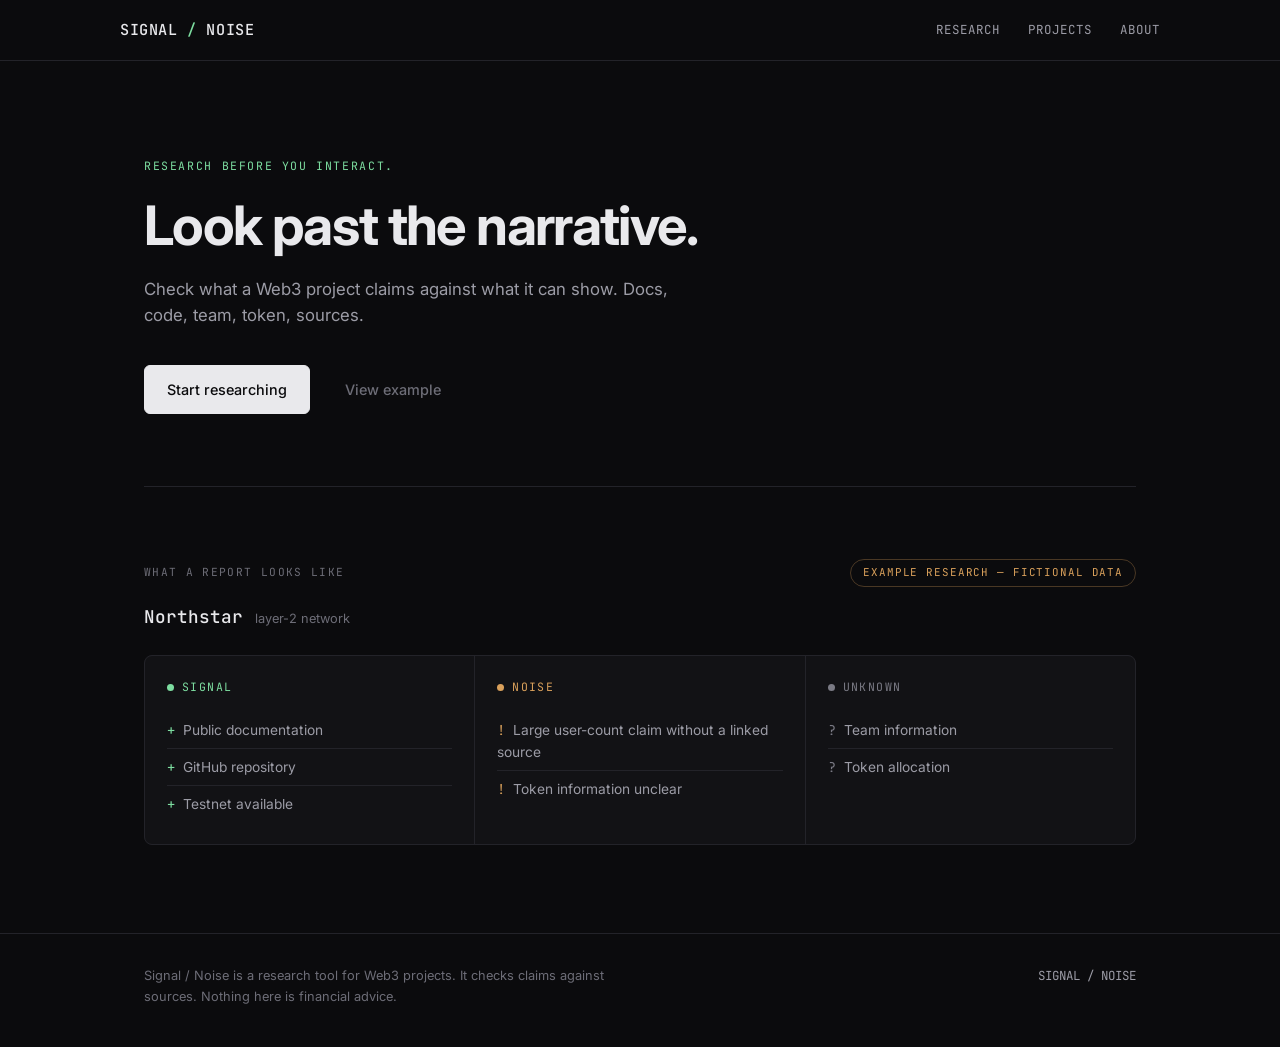
<file: index.html>
<!DOCTYPE html>
<html lang="en">
<head>
<meta charset="UTF-8">
<meta name="viewport" content="width=device-width, initial-scale=1.0">
<title>Signal / Noise — Research before you interact.</title>
<meta name="description" content="Check what a Web3 project claims against what it can show. Docs, code, team, token, sources.">
<link rel="preconnect" href="https://fonts.googleapis.com">
<link href="https://fonts.googleapis.com/css2?family=Inter:wght@400;500;600;700&family=JetBrains+Mono:wght@400;500&display=swap" rel="stylesheet">
<link rel="stylesheet" href="style.css">
</head>
<body>

<!-- ============ HEADER ============ -->
<header>
  <div class="container header-inner">
    <a href="index.html" class="logo">
      SIGNAL <span class="slash">/</span> NOISE
    </a>
    <nav>
      <a href="research.html">Research</a>
      <a href="projects.html">Projects</a>
      <a href="#about">About</a>
    </nav>
  </div>
</header>

<main class="container">

  <!-- ============ HERO ============ -->
  <section class="hero">
    <p class="kicker">Research before you interact.</p>
    <h1>Look past the narrative.</h1>
    <p class="subtitle">Check what a Web3 project claims against what it can show. Docs, code, team, token, sources.</p>
    <div class="btn-row">
      <a href="research.html" class="btn btn-primary">Start researching</a>
      <a href="#example" class="btn btn-ghost">View example</a>
    </div>
  </section>

  <!-- ============ EXAMPLE PREVIEW ============ -->
  <section class="example" id="example">
    <div class="example-header">
      <p class="panel-label" style="margin-bottom:0;">What a report looks like</p>
      <span class="example-badge">Example research — fictional data</span>
    </div>

    <div class="example-title">
      <h2>Northstar</h2>
      <span>layer-2 network</span>
    </div>

    <div class="findings-grid">

      <div class="finding-col">
        <p class="finding-label label-signal">
          <span class="dot dot-signal"></span> Signal
        </p>
        <ul>
          <li><span class="marker marker-signal">+</span>Public documentation</li>
          <li><span class="marker marker-signal">+</span>GitHub repository</li>
          <li><span class="marker marker-signal">+</span>Testnet available</li>
        </ul>
      </div>

      <div class="finding-col">
        <p class="finding-label label-noise">
          <span class="dot dot-noise"></span> Noise
        </p>
        <ul>
          <li><span class="marker marker-noise">!</span>Large user-count claim without a linked source</li>
          <li><span class="marker marker-noise">!</span>Token information unclear</li>
        </ul>
      </div>

      <div class="finding-col">
        <p class="finding-label label-unknown">
          <span class="dot dot-unknown"></span> Unknown
        </p>
        <ul>
          <li><span class="marker marker-unknown">?</span>Team information</li>
          <li><span class="marker marker-unknown">?</span>Token allocation</li>
        </ul>
      </div>

    </div>
  </section>

</main>

<!-- ============ FOOTER ============ -->
<footer id="about">
  <div class="container footer-inner">
    <p>Signal / Noise is a research tool for Web3 projects. It checks claims against sources. Nothing here is financial advice.</p>
    <span class="footer-logo">SIGNAL / NOISE</span>
  </div>
</footer>

</body>
</html>
</file>
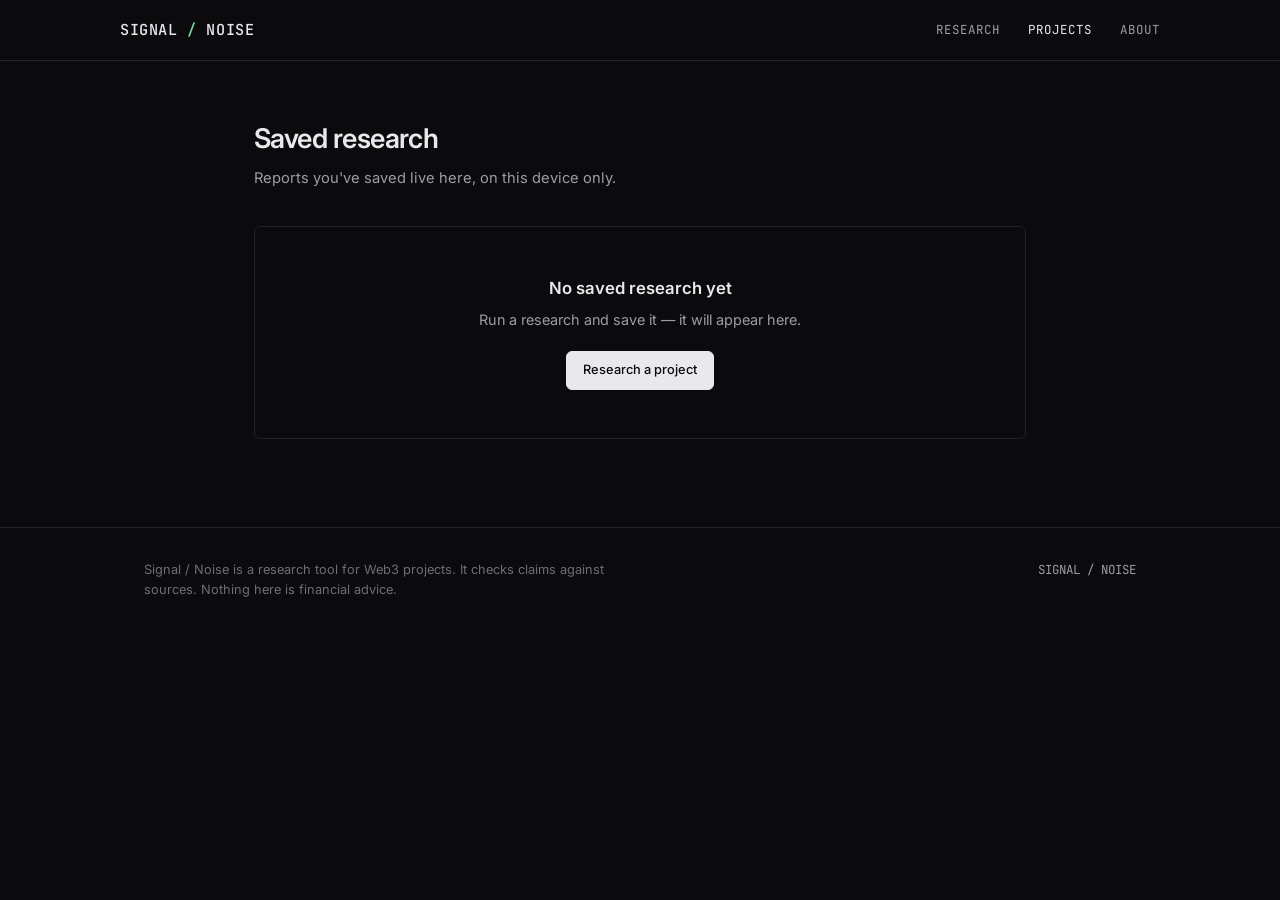
<file: projects.html>
<!DOCTYPE html>
<html lang="en">
<head>
<meta charset="UTF-8">
<meta name="viewport" content="width=device-width, initial-scale=1.0">
<title>Projects — Signal / Noise</title>
<meta name="description" content="Your saved Signal / Noise research.">
<link rel="preconnect" href="https://fonts.googleapis.com">
<link href="https://fonts.googleapis.com/css2?family=Inter:wght@400;500;600;700&family=JetBrains+Mono:wght@400;500&display=swap" rel="stylesheet">
<link rel="stylesheet" href="style.css">
</head>
<body>

<header>
  <div class="container header-inner">
    <a href="index.html" class="logo">
      SIGNAL <span class="slash">/</span> NOISE
    </a>
    <nav>
      <a href="research.html">Research</a>
      <a href="projects.html" class="active" aria-current="page">Projects</a>
      <a href="index.html#about">About</a>
    </nav>
  </div>
</header>

<main class="container-report">

  <div class="projects-head">
    <h1>Saved research</h1>
    <p class="projects-sub">Reports you've saved live here, on this device only.</p>
  </div>

  <div id="projects-root">
    <p class="report-loading">Loading&hellip;</p>
  </div>

</main>

<footer>
  <div class="container footer-inner">
    <p>Signal / Noise is a research tool for Web3 projects. It checks claims against sources. Nothing here is financial advice.</p>
    <span class="footer-logo">SIGNAL / NOISE</span>
  </div>
</footer>

<div class="confirm-overlay" id="confirmOverlay" hidden>
  <div class="confirm-dialog" role="alertdialog" aria-labelledby="confirmTitle" aria-describedby="confirmDesc">
    <h2 class="confirm-title" id="confirmTitle">Delete this research?</h2>
    <p class="confirm-desc" id="confirmDesc"></p>
    <div class="confirm-actions">
      <button type="button" class="btn btn-ghost btn-compact" id="confirmCancel">Cancel</button>
      <button type="button" class="btn btn-danger btn-compact" id="confirmDelete">Delete</button>
    </div>
  </div>
</div>

<script src="store.js"></script>
<script>
(function () {
  "use strict";

  var root = document.getElementById("projects-root");
  var overlay = document.getElementById("confirmOverlay");
  var confirmDesc = document.getElementById("confirmDesc");
  var confirmCancel = document.getElementById("confirmCancel");
  var confirmDelete = document.getElementById("confirmDelete");
  var pendingDeleteId = null;

  function esc(value) {
    return String(value == null ? "" : value)
      .replace(/&/g, "&amp;").replace(/</g, "&lt;").replace(/>/g, "&gt;")
      .replace(/"/g, "&quot;").replace(/'/g, "&#39;");
  }

  function formatDate(iso) {
    if (!iso) return "";
    var d = new Date(iso);
    if (isNaN(d.getTime())) return "";
    return d.toLocaleDateString("en-GB", { day: "2-digit", month: "short", year: "numeric" });
  }

  function countBucket(findings, bucket) {
    var n = 0;
    (findings || []).forEach(function (f) { if (f.bucket === bucket) n++; });
    return n;
  }

  function chip(bucket, label, n) {
    return '<span class="saved-chip">' +
      '<span class="dot dot-' + bucket + '" aria-hidden="true"></span>' +
      label + ' ' + String(n).padStart(2, "0") +
    '</span>';
  }

  function render() {
    var entries = window.SNStore ? SNStore.list() : [];

    if (!entries.length) {
      root.innerHTML =
        '<div class="empty-block">' +
          '<p class="empty-title">No saved research yet</p>' +
          '<p class="empty-desc">Run a research and save it — it will appear here.</p>' +
          '<a class="btn btn-primary btn-compact" href="research.html">Research a project</a>' +
        '</div>';
      return;
    }

    var html = '<ul class="saved-list">';
    entries.forEach(function (e) {
      var s = countBucket(e.findings, "signal");
      var n = countBucket(e.findings, "noise");
      var u = countBucket(e.findings, "unknown");
      html +=
        '<li class="saved-item">' +
          '<div class="saved-main">' +
            '<p class="saved-name">' + esc(e.project) + '</p>' +
            '<p class="saved-id">' + esc(e.url || e.id) + '</p>' +
            '<div class="saved-counts">' +
              chip("signal", "Signal", s) +
              chip("noise", "Noise", n) +
              chip("unknown", "Unknown", u) +
            '</div>' +
            '<p class="saved-date">Saved ' + esc(formatDate(e.savedAt) || "unknown") + '</p>' +
          '</div>' +
          '<div class="saved-actions">' +
            '<a class="btn btn-secondary btn-compact" href="report.html?id=' + encodeURIComponent(e.id) + '">Open</a>' +
            '<button type="button" class="btn btn-ghost btn-compact" data-delete="' + esc(e.id) + '" data-name="' + esc(e.project) + '">Delete</button>' +
          '</div>' +
        '</li>';
    });
    html += '</ul>';

    root.innerHTML = html;

    root.querySelectorAll("[data-delete]").forEach(function (btn) {
      btn.addEventListener("click", function () {
        pendingDeleteId = btn.getAttribute("data-delete");
        confirmDesc.textContent = btn.getAttribute("data-name") + " will be removed from this device. This cannot be undone.";
        overlay.hidden = false;
        confirmDelete.focus();
      });
    });
  }

  confirmCancel.addEventListener("click", function () {
    pendingDeleteId = null;
    overlay.hidden = true;
  });

  overlay.addEventListener("click", function (e) {
    if (e.target === overlay) {
      pendingDeleteId = null;
      overlay.hidden = true;
    }
  });

  confirmDelete.addEventListener("click", function () {
    if (pendingDeleteId && window.SNStore) {
      SNStore.remove(pendingDeleteId);
    }
    pendingDeleteId = null;
    overlay.hidden = true;
    render();
  });

  document.addEventListener("keydown", function (e) {
    if (e.key === "Escape" && !overlay.hidden) {
      pendingDeleteId = null;
      overlay.hidden = true;
    }
  });

  render();
})();
</script>

</body>
</html>
</file>
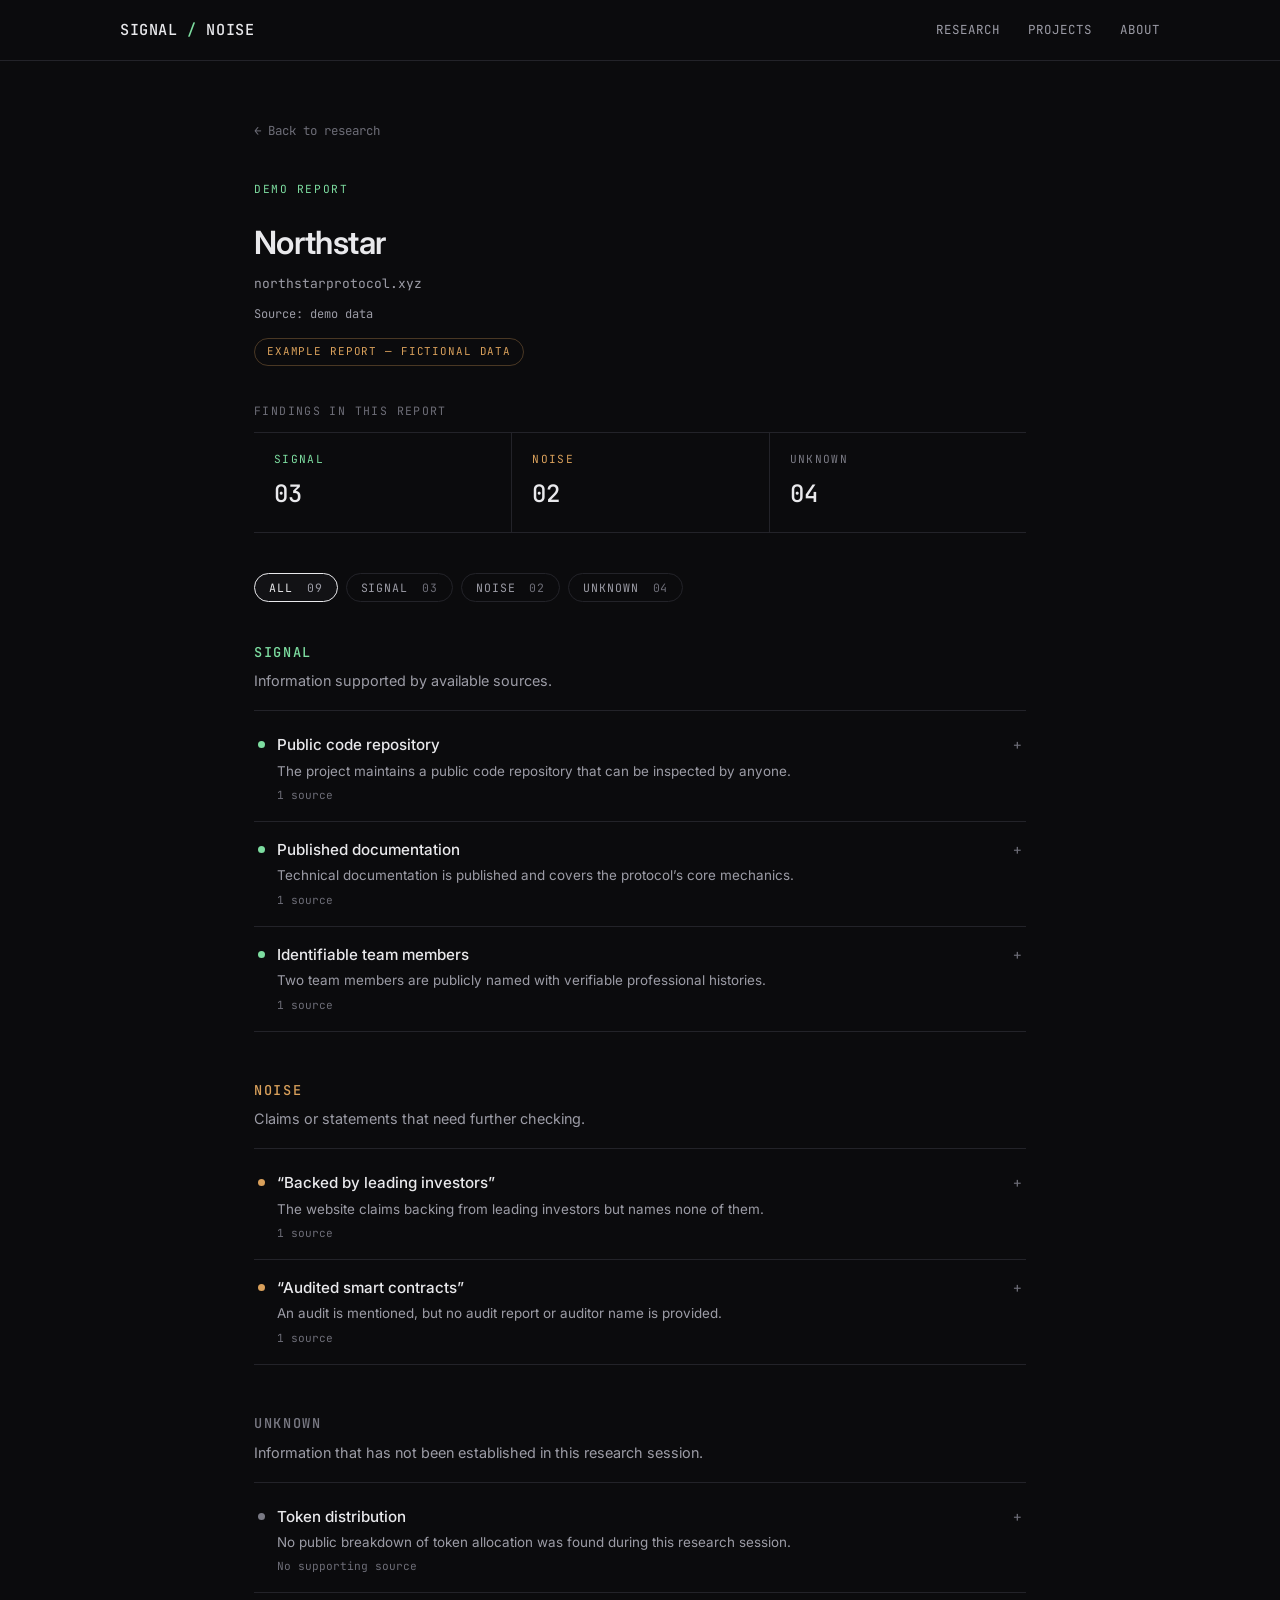
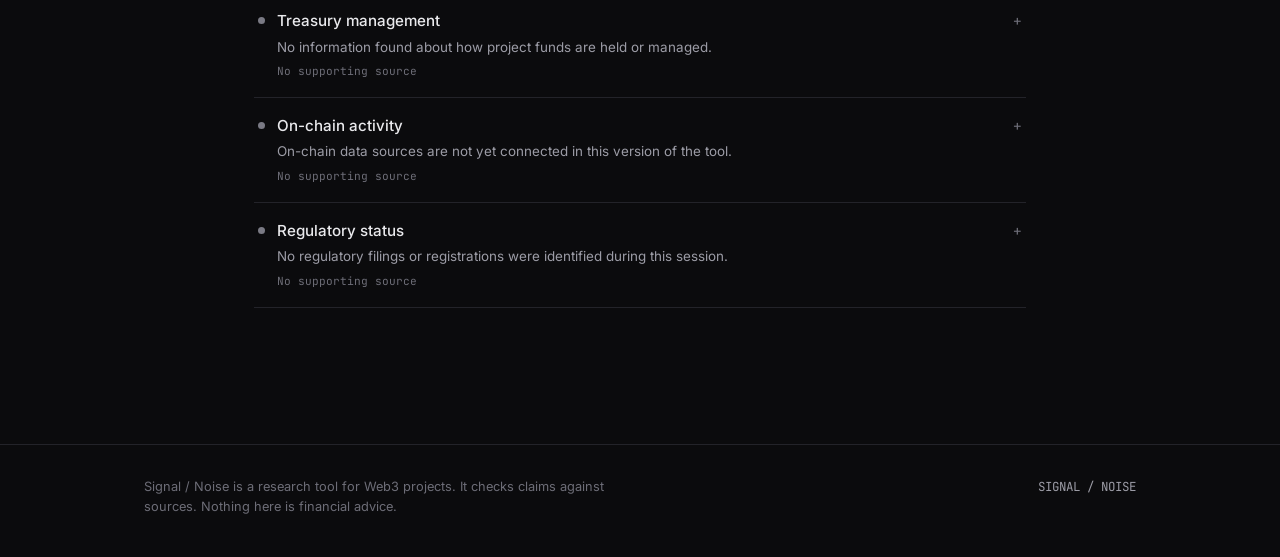
<file: report.html>
<!DOCTYPE html>
<html lang="en">
<head>
<meta charset="UTF-8">
<meta name="viewport" content="width=device-width, initial-scale=1.0">
<title>Report — Signal / Noise</title>
<meta name="description" content="A Signal / Noise research report — evidence-backed findings, clearly separated from unknowns.">
<link rel="preconnect" href="https://fonts.googleapis.com">
<link rel="preconnect" href="https://fonts.gstatic.com" crossorigin>
<link href="https://fonts.googleapis.com/css2?family=Inter:wght@400;500;600;700&family=JetBrains+Mono:wght@400;500&display=swap" rel="stylesheet">
<link rel="stylesheet" href="style.css">
</head>
<body>

<header>
  <div class="container header-inner">
    <a href="index.html" class="logo">
      SIGNAL <span class="slash">/</span> NOISE
    </a>
    <nav>
      <a href="research.html">Research</a>
      <a href="projects.html">Projects</a>
      <a href="index.html#about">About</a>
    </nav>
  </div>
</header>

<main class="container-report">

  <a class="back-link" href="research.html">&larr; Back to research</a>

  <div id="report-root">
    <p class="report-loading">Loading report&hellip;</p>
  </div>

</main>

<footer>
  <div class="container footer-inner">
    <p>Signal / Noise is a research tool for Web3 projects. It checks claims against sources. Nothing here is financial advice.</p>
    <span class="footer-logo">SIGNAL / NOISE</span>
  </div>
</footer>

<script src="store.js"></script>
<script src="web-sources.js"></script>
<!-- Stage 8: website claims renderer (renders from report data only — never calls the worker) -->
<script src="claims.js"></script>
<script>
(function () {
  "use strict";

  var root = document.getElementById("report-root");

  /* ------------------------------------------------ demo report */
  var DEMO = {
    project: "Northstar",
    url: "northstarprotocol.xyz",
    kind: "demo",
    checkedAt: null,
    findings: [
      { bucket: "signal", title: "Public code repository",
        body: "The project maintains a public code repository that can be inspected by anyone.",
        sources: [
          { name: "github.com/Jaycryp/signal-noise", label: "Project website", date: "24 Sep 2026",
            url: "https://github.com/Jaycryp/signal-noise",
            detail: "Linked directly from the project homepage. Contents are publicly viewable." }
        ] },
      { bucket: "signal", title: "Published documentation",
        body: "Technical documentation is published and covers the protocol\u2019s core mechanics.",
        sources: [
          { name: "docs.northstarprotocol.xyz", label: "Documentation", date: "24 Sep 2026", url: null,
            detail: "Documentation describes the protocol architecture and token mechanics." }
        ] },
      { bucket: "signal", title: "Identifiable team members",
        body: "Two team members are publicly named with verifiable professional histories.",
        sources: [
          { name: "northstarprotocol.xyz/team", label: "Project website", date: "24 Sep 2026", url: null,
            detail: "Names and roles listed. Professional profiles cross-checked." }
        ] },
      { bucket: "noise", title: "\u201CBacked by leading investors\u201D",
        body: "The website claims backing from leading investors but names none of them.",
        sources: [
          { name: "northstarprotocol.xyz", label: "Project website", date: "24 Sep 2026", url: null,
            detail: "Claim appears on the homepage. No investor names, announcements, or filings found." }
        ] },
      { bucket: "noise", title: "\u201CAudited smart contracts\u201D",
        body: "An audit is mentioned, but no audit report or auditor name is provided.",
        sources: [
          { name: "northstarprotocol.xyz", label: "Project website", date: "24 Sep 2026", url: null,
            detail: "Audit referenced in marketing copy. No report linked or found elsewhere." }
        ] },
      { bucket: "unknown", title: "Token distribution",
        body: "No public breakdown of token allocation was found during this research session.",
        sources: [] },
      { bucket: "unknown", title: "Treasury management",
        body: "No information found about how project funds are held or managed.",
        sources: [] },
      { bucket: "unknown", title: "On-chain activity",
        body: "On-chain data sources are not yet connected in this version of the tool.",
        sources: [] },
      { bucket: "unknown", title: "Regulatory status",
        body: "No regulatory filings or registrations were identified during this session.",
        sources: [] }
    ]
  };

  var BUCKETS = ["signal", "noise", "unknown"];
  var BUCKET_META = {
    signal:  { label: "Signal",  desc: "Information supported by available sources." },
    noise:   { label: "Noise",   desc: "Claims or statements that need further checking." },
    unknown: { label: "Unknown", desc: "Information that has not been established in this research session." }
  };
  var KIND_LABELS = { github: "Live research · GitHub", basic: "Research record", demo: "Demo report" };
  var activeFilter = "all";
  var currentReport = null;

  function esc(value) {
    return String(value == null ? "" : value)
      .replace(/&/g, "&amp;").replace(/</g, "&lt;").replace(/>/g, "&gt;")
      .replace(/"/g, "&quot;").replace(/'/g, "&#39;");
  }

  function normalizeShape(r) {
    return {
      kind: r.kind || "basic",
      project: (typeof r.project === "string")
        ? r.project
        : (r.project && (r.project.name || r.project.url)) || "Research report",
      url: r.url || "",
      sourceLabel: r.sourceLabel || null,
      checkedAt: r.checkedAt || r.savedAt || null,
      findings: Array.isArray(r.findings) ? r.findings : [],
      dossier: r.dossier || null,
      sources: r.sources || null,
      claims: r.claims || null,  /* Stage 8: pass claims through; null for demo + pre-Stage-8 saves */
      homepage: r.homepage || null,
      from: r.from || null
    };
  }

  function byBucket(bucket) {
    return currentReport.findings.filter(function (f) { return f.bucket === bucket; });
  }

  function counts() {
    var c = { signal: 0, noise: 0, unknown: 0 };
    currentReport.findings.forEach(function (f) {
      if (c[f.bucket] !== undefined) c[f.bucket]++;
    });
    return c;
  }

  function formatChecked(iso) {
    if (!iso) return "";
    var d = new Date(iso);
    if (isNaN(d.getTime())) return "";
    return d.toLocaleDateString("en-GB", { day: "2-digit", month: "short", year: "numeric" });
  }

  /* ------------------------------------------------ render */

  function render() {
    var c = counts();
    var kindLabel = KIND_LABELS[currentReport.kind] || "Research report";
    var checked = formatChecked(currentReport.checkedAt);
    var isDemo = currentReport.kind === "demo";
    var savedEntry = (!isDemo && window.SNStore) ? SNStore.findByUrl(currentReport.url) : null;
    var from = currentReport.from;
    var sessionNote = "";

    if (from === "saved") {
      sessionNote = '<p class="report-notice">Opened from your saved research. Last checked ' + esc(checked || "unknown") + ".</p>";
    } else if (from === "fallback-demo") {
      sessionNote = '<p class="report-notice">That research session expired after a refresh, so the demo report is shown. Run a new research to generate a live one.</p>';
    } else if (from === "session") {
      sessionNote = '<p class="report-notice">Session started for: <span class="report-notice-url">' + esc(currentReport.url) + "</span></p>";
    }

    var dossier = currentReport.dossier || null;
    var d = dossier || {};
    var sourceLine = currentReport.sourceLabel ||
      (isDemo ? "Source: demo data" : (currentReport.kind === "github" ? "Source: GitHub" : "Source: user-submitted URL"));

    var html =
      sessionNote +
      '<div class="report-head">' +
        '<div class="report-head-main">' +
          '<p class="report-eyebrow">' + esc(kindLabel) + '</p>' +
          '<h1 class="report-title">' + esc(currentReport.project) + '</h1>' +
          '<p class="report-url">' + esc(currentReport.url) + '</p>' +
          (d.description ? '<p class="report-desc">' + esc(d.description) + '</p>' : '') +
          '<p class="report-source-line">' + esc(sourceLine) + (checked ? " · Checked " + esc(checked) : "") + '</p>' +
          (isDemo ? '<span class="demo-badge">Example report — fictional data</span>' : '') +
        '</div>' +
        (!isDemo ?
          '<div class="report-head-actions">' +
            '<button type="button" class="btn-save" id="btn-save" data-saved="' + (savedEntry ? "true" : "false") + '">' +
              (savedEntry ? "Saved ✓" : "Save research") +
            '</button>' +
            (savedEntry ? '<p class="save-note">Saved ' + esc(formatChecked(savedEntry.savedAt) || "") + '</p>' : '') +
          '</div>'
        : '') +
      '</div>' +
      (d.rows ? renderDossier(d) : '') +
      renderReadme(d) +
      renderSummary(c) +
      renderFilters(c) +
      '<div id="findings-root">' + renderFindings() + '</div>';

    root.innerHTML = html;

    /* Stage 8: append the website claims section.
       Renders from report.claims (live session or saved) — no worker request
       is ever made from the report page. Returns null for demo + pre-Stage-8
       saves, which then render exactly as they always have. */
    if (window.SNClaims && SNClaims.renderClaimsSection) {
      var claimsSec = SNClaims.renderClaimsSection(currentReport);
      if (claimsSec) root.appendChild(claimsSec);
    }

    /* Stage 7: append the multi-source evidence section.
       Returns null for demo + pre-Stage-7 saves, which then
       render exactly as they always have. */
    if (window.SNWebSources && SNWebSources.renderSourcesSection) {
      var srcSec = SNWebSources.renderSourcesSection(currentReport);
      if (srcSec) root.appendChild(srcSec);
    }

    bindFindingEvents();

    document.querySelectorAll(".filter-btn").forEach(function (btn) {
      btn.addEventListener("click", function () {
        activeFilter = btn.getAttribute("data-filter");
        document.querySelectorAll(".filter-btn").forEach(function (b) {
          var on = b === btn;
          b.classList.toggle("is-active", on);
          b.setAttribute("aria-pressed", on ? "true" : "false");
        });
        document.getElementById("findings-root").innerHTML = renderFindings();
        bindFindingEvents();
      });
    });

    var saveBtn = document.getElementById("btn-save");
    if (saveBtn) {
      saveBtn.addEventListener("click", function () {
        if (saveBtn.getAttribute("data-saved") === "true") return;
        if (!window.SNStore) return;
        var entry = SNStore.save(currentReport);
        if (!entry) return;
        saveBtn.setAttribute("data-saved", "true");
        saveBtn.textContent = "Saved ✓";
        var note = saveBtn.parentNode.querySelector(".save-note");
        if (!note) {
          note = document.createElement("p");
          note.className = "save-note";
          saveBtn.parentNode.appendChild(note);
        }
        note.textContent = "Saved " + formatChecked(new Date().toISOString());
      });
    }
  }

  function renderDossier(d) {
    var rows = d.rows.map(function (pair) {
      return '<div class="dossier-row">' +
        '<dt class="dossier-key">' + esc(pair[0]) + '</dt>' +
        '<dd class="dossier-val">' + esc(pair[1]) + '</dd>' +
      '</div>';
    }).join("");
    return '<section class="dossier" aria-label="Repository metadata">' +
      '<h2 class="dossier-title">Repository</h2>' +
      '<dl class="dossier-grid">' + rows + '</dl>' +
    '</section>';
  }

  function renderReadme(d) {
    if (!("readme" in d)) return "";
    var inner;
    if (d.readme && d.readme.excerpt) {
      inner = '<pre class="readme-excerpt">' + esc(d.readme.excerpt) + '</pre>' +
        '<a class="source-link" href="' + esc(d.readme.url) + '" target="_blank" rel="noopener noreferrer">Read full README on GitHub ↗</a>';
    } else {
      inner = '<p class="readme-missing">No README reported by GitHub for this repository.</p>';
    }
    return '<section class="readme-block" aria-label="README">' +
      '<h2 class="dossier-title">README</h2>' + inner +
    '</section>';
  }

  function bindFindingEvents() {
    document.querySelectorAll(".finding-head").forEach(function (head) {
      head.addEventListener("click", function () { toggleFinding(head); });
      head.addEventListener("keydown", function (e) {
        if (e.key === "Enter" || e.key === " ") { e.preventDefault(); toggleFinding(head); }
      });
    });
  }

  function renderSummary(c) {
    return (
      '<section class="report-summary" aria-label="Findings summary">' +
        '<p class="summary-title">Findings in this report</p>' +
        '<div class="summary-grid">' +
          summaryCell("signal", c.signal) +
          summaryCell("noise", c.noise) +
          summaryCell("unknown", c.unknown) +
        '</div>' +
      '</section>'
    );
  }

  function summaryCell(bucket, n) {
    return (
      '<div class="summary-cell summary-' + bucket + '">' +
        '<span class="summary-label">' + BUCKET_META[bucket].label + '</span>' +
        '<span class="summary-count">' + String(n).padStart(2, "0") + '</span>' +
      '</div>'
    );
  }

  function renderFilters(c) {
    var total = c.signal + c.noise + c.unknown;
    return (
      '<div class="report-filters" role="group" aria-label="Filter findings">' +
        filterBtn("all", "All", total) +
        filterBtn("signal", "Signal", c.signal) +
        filterBtn("noise", "Noise", c.noise) +
        filterBtn("unknown", "Unknown", c.unknown) +
      '</div>'
    );
  }

  function filterBtn(key, label, n) {
    var active = activeFilter === key ? " is-active" : "";
    return (
      '<button type="button" class="filter-btn' + active + '" data-filter="' + key + '" aria-pressed="' + (activeFilter === key) + '">' +
        label + ' <span class="filter-count">' + String(n).padStart(2, "0") + '</span>' +
      '</button>'
    );
  }

  function renderFindings() {
    var html = "";
    BUCKETS.forEach(function (bucket) {
      if (activeFilter !== "all" && activeFilter !== bucket) return;
      var items = byBucket(bucket);
      html +=
        '<section class="bucket bucket-' + bucket + '">' +
          '<header class="bucket-head">' +
            '<h2 class="bucket-title">' + BUCKET_META[bucket].label + '</h2>' +
            '<p class="bucket-desc">' + BUCKET_META[bucket].desc + '</p>' +
          '</header>' +
          (items.length ? items.map(function (f, i) { return findingCard(f, i, bucket); }).join("") : emptyState(bucket)) +
        '</section>';
    });
    return html;
  }

  function emptyState(bucket) {
    var msg = {
      signal: "No verified findings were established from the current sources.",
      noise: "No unsupported claims identified from the current sources.",
      unknown: "Nothing is currently marked as unknown."
    }[bucket];
    return '<p class="bucket-empty">' + msg + '</p>';
  }

  function findingCard(f, i, bucket) {
    var bodyId = "f-" + bucket + "-" + i;
    var hasSources = f.sources && f.sources.length > 0;
    return (
      '<article class="finding" data-expanded="false">' +
        '<button type="button" class="finding-head" aria-expanded="false" aria-controls="' + bodyId + '">' +
          '<span class="finding-marker" aria-hidden="true"></span>' +
          '<span class="finding-text">' +
            '<span class="finding-title">' + esc(f.title) + '</span>' +
            '<span class="finding-body">' + esc(f.body) + '</span>' +
            '<span class="finding-source-count">' +
              (hasSources ? f.sources.length + (f.sources.length === 1 ? " source" : " sources") : "No supporting source") +
            '</span>' +
          '</span>' +
          '<span class="finding-toggle" aria-hidden="true">+</span>' +
        '</button>' +
        '<div class="finding-detail" id="' + bodyId + '" hidden>' +
          (hasSources ? sourcesBlock(f.sources) : '<p class="no-source">No supporting source is attached to this finding.</p>') +
        '</div>' +
      '</article>'
    );
  }

  function sourcesBlock(sources) {
    return (
      '<div class="sources">' +
        '<p class="sources-title">Sources</p>' +
        sources.map(function (s) {
          return (
            '<div class="source">' +
              '<p class="source-line">' +
                '<span class="source-name">' + esc(s.name) + '</span>' +
                '<span class="source-meta"> · ' + esc(s.label || "") + (s.date || s.checked ? " · " + esc(formatChecked(s.checked) || s.date || "") : "") + '</span>' +
              '</p>' +
              (s.detail ? '<p class="source-detail">' + esc(s.detail) + '</p>' : '') +
              (s.url
                ? '<a class="source-link" href="' + esc(s.url) + '" target="_blank" rel="noopener noreferrer">Open source ↗</a>'
                : '<p class="source-nolink">Demo source — no link available</p>') +
            '</div>'
          );
        }).join("") +
      '</div>'
    );
  }

  function toggleFinding(head) {
    var card = head.closest(".finding");
    var detail = card.querySelector(".finding-detail");
    var tog = head.querySelector(".finding-toggle");
    var expanded = card.getAttribute("data-expanded") === "true";
    card.setAttribute("data-expanded", String(!expanded));
    head.setAttribute("aria-expanded", String(!expanded));
    detail.hidden = expanded;
    if (tog) tog.textContent = expanded ? "+" : "−";
  }

  function renderError(message) {
    root.innerHTML =
      '<p class="report-notice report-notice-error">&gt; ' + esc(message) + '</p>' +
      '<a class="btn btn-ghost report-error-back" href="research.html">&larr; Back to research</a>';
  }

  /* ------------------------------------------------ init */

  function init() {
    var report = null;
    var from = null;

    var errorMessage = null;
    try { errorMessage = sessionStorage.getItem("sn.error"); } catch (e) {}
    try { sessionStorage.removeItem("sn.error"); } catch (e) {}
    if (errorMessage) { renderError(errorMessage); return; }

    /* 1. Live handoff from the research page. */
    try {
      var pending = JSON.parse(sessionStorage.getItem("sn.pending") || "null");
      sessionStorage.removeItem("sn.pending");
      if (pending && pending.report && Array.isArray(pending.report.findings)) {
        report = pending.report;
        from = "session";
      }
    } catch (e) {}

    /* 2. Legacy handoff key. */
    if (!report) {
      try {
        var legacy = JSON.parse(sessionStorage.getItem("sn.currentReport") || "null");
        sessionStorage.removeItem("sn.currentReport");
        if (legacy && Array.isArray(legacy.findings)) {
          report = legacy;
          from = "session";
        }
      } catch (e) {}
    }

    /* 3. Saved report via ?id= */
    if (!report) {
      var id = null;
      try { id = new URLSearchParams(window.location.search).get("id"); } catch (e) {}
      if (id && window.SNStore) {
        var saved = SNStore.get(id);
        if (saved) { report = saved; from = "saved"; }
      }
    }

    if (report) {
      currentReport = normalizeShape(report);
      currentReport.from = from;
    } else {
      currentReport = normalizeShape(DEMO);
      currentReport.kind = "demo";
      currentReport.from = "demo";
    }

    document.title = currentReport.project + " — Signal / Noise";
    render();
  }

  init();
})();
</script>

</body>
</html>
</file>
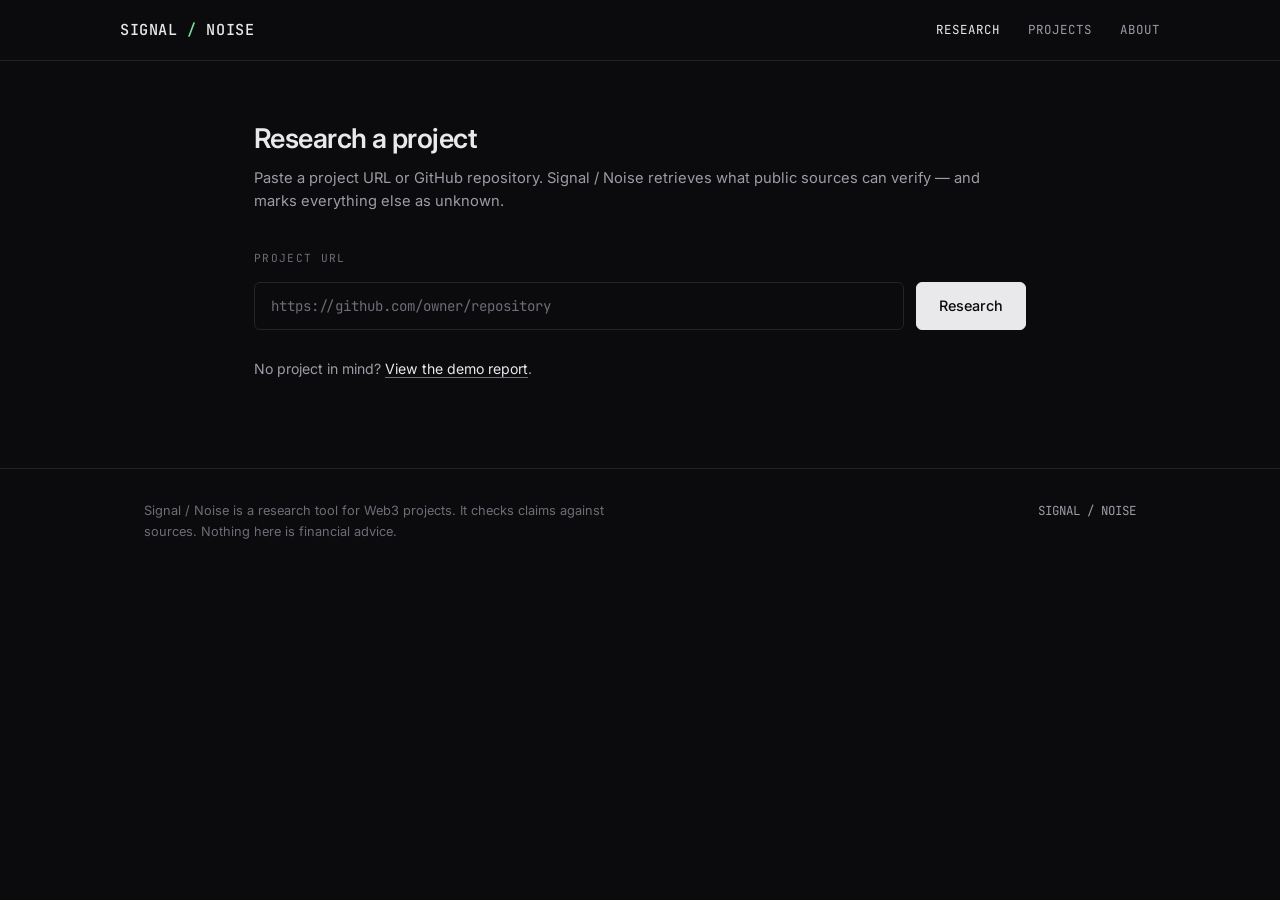
<file: research.html>
<!DOCTYPE html>
<html lang="en">
<head>
<meta charset="UTF-8">
<meta name="viewport" content="width=device-width, initial-scale=1.0">
<title>Research — Signal / Noise</title>
<meta name="description" content="Research a Web3 project with Signal / Noise.">
<link rel="preconnect" href="https://fonts.googleapis.com">
<link href="https://fonts.googleapis.com/css2?family=Inter:wght@400;500;600;700&family=JetBrains+Mono:wght@400;500&display=swap" rel="stylesheet">
<link rel="stylesheet" href="style.css">
</head>
<body>

<header>
  <div class="container header-inner">
    <a href="index.html" class="logo">
      SIGNAL <span class="slash">/</span> NOISE
    </a>
    <nav>
      <a href="research.html" class="active" aria-current="page">Research</a>
      <a href="projects.html">Projects</a>
      <a href="index.html#about">About</a>
    </nav>
  </div>
</header>

<main class="container-report">

  <div class="projects-head">
    <h1>Research a project</h1>
    <p class="projects-sub">Paste a project URL or GitHub repository. Signal / Noise retrieves what public sources can verify — and marks everything else as unknown.</p>
  </div>

  <form id="researchForm" novalidate>
    <label class="panel-label" for="researchInput">Project URL</label>
    <div class="input-row">
      <input
        id="researchInput"
        class="research-input"
        type="text"
        inputmode="url"
        autocomplete="off"
        spellcheck="false"
        placeholder="https://github.com/owner/repository"
      />
      <button type="submit" class="btn btn-primary">Research</button>
    </div>
    <p class="field-message" id="inputHint" hidden></p>
    <p class="field-message error" id="inputError" hidden></p>
  </form>

  <ul id="loadSources" class="load-sources" aria-live="polite"></ul>

  <p class="demo-link-line">
    No project in mind? <a href="report.html">View the demo report</a>.
  </p>

</main>

<footer>
  <div class="container footer-inner">
    <p>Signal / Noise is a research tool for Web3 projects. It checks claims against sources. Nothing here is financial advice.</p>
    <span class="footer-logo">SIGNAL / NOISE</span>
  </div>
</footer>

<script src="sources.js"></script>
<script src="web-sources.js"></script>
<script>
  (function () {
    'use strict';

    var form  = document.getElementById('researchForm');
    var input = document.getElementById('researchInput');
    var hint  = document.getElementById('inputHint');
    var error = document.getElementById('inputError');
    var btn   = form.querySelector('button');
    var loadSources = document.getElementById('loadSources');

    function detectType(v) {
      if (!v) return 'empty';
      var lower = v.toLowerCase().trim();
      if (lower.indexOf('github.com/') !== -1) {
        var after = lower.split('github.com/')[1] || '';
        var parts = after.split('/').filter(Boolean);
        return parts.length >= 2 ? 'github_repo' : 'github_page';
      }
      if (/^https?:\/\//.test(lower)) return 'website';
      if (lower.indexOf(' ') !== -1) return 'invalid';
      if (/^[a-z0-9-]+(\.[a-z0-9-]+)+/.test(lower)) return 'website';
      return 'invalid';
    }

    input.addEventListener('input', function () {
      error.hidden = true;
      input.classList.remove('invalid', 'valid');
      var v = input.value.trim();
      if (!v) { hint.hidden = true; hint.textContent = ''; return; }

      var type = detectType(v);
      hint.className = 'field-message';

      if (type === 'github_repo') {
        hint.textContent = '> GitHub repository detected — GitHub data will be retrieved, then cross-checked against CoinGecko, domain and web-history sources.';
        hint.className = 'field-message ok';
        hint.hidden = false;
        input.classList.add('valid');
      } else if (type === 'github_page') {
        hint.textContent = '> That looks like a GitHub page, not a repository. A basic research record will be created.';
        hint.hidden = false;
      } else if (type === 'website') {
        hint.textContent = '> Website detected — CoinGecko, domain records (RDAP) and web history (Wayback) will be checked.';
        hint.hidden = false;
      } else {
        hint.hidden = true;
      }
    });

    form.addEventListener('submit', async function (e) {
      e.preventDefault();
      var v = input.value.trim();
      var type = detectType(v);

      if (!v || type === 'invalid') {
        hint.hidden = true;
        error.textContent = "> That doesn't look like a valid URL. Check it and try again.";
        error.hidden = false;
        input.classList.add('invalid');
        input.focus();
        return;
      }

      if (typeof SN_SOURCES === 'undefined' || !SN_SOURCES.research) {
        error.textContent = '> Research engine failed to load. Refresh the page and try again.';
        error.hidden = false;
        return;
      }

      error.hidden = true;
      hint.hidden = true;
      input.classList.remove('invalid');
      loadSources.innerHTML = '';
      btn.textContent = 'Researching…';
      btn.disabled = true;
      input.disabled = true;

      try {
        var report = await SN_SOURCES.research(v);

        /* Stage 7: attach CoinGecko + RDAP + Wayback evidence.
           Never throws — a failed source degrades to a status. */
        if (window.SNWebSources && SNWebSources.attach) {
          btn.textContent = 'Checking sources…';
          report = await SNWebSources.attach(report, loadSources);
        }

        var key = 'k' + Date.now().toString(36);
        try {
          sessionStorage.setItem('sn.pending', JSON.stringify({ key: key, report: report }));
        } catch (storeErr) {}
        window.location.href = 'report.html?live=' + encodeURIComponent(key);
      } catch (err) {
        btn.textContent = 'Research';
        btn.disabled = false;
        input.disabled = false;
        error.textContent = '> ' + (err && err.message ? err.message : 'Research failed. Please try again.');
        error.hidden = false;
      }
    });
  })();
</script>

</body>
</html>
</file>
<file: style.css>
/* ============ FOUNDATION ============ */
:root {
  --bg:       #0b0b0d;
  --surface:  #121215;
  --border:   #232329;
  --text:     #e9e9ec;
  --muted:    #9c9ca6;
  --faint:    #6d6d77;
  --accent:   #7ddda0;
  --noise:    #d9a05b;
  --unknown:  #7a7a84;
  --error:    #d97559;
}

* { margin: 0; padding: 0; box-sizing: border-box; }

html { scroll-behavior: smooth; }

body {
  background: var(--bg);
  color: var(--text);
  font-family: 'Inter', -apple-system, sans-serif;
  line-height: 1.6;
  -webkit-font-smoothing: antialiased;
}

.container {
  max-width: 1040px;
  margin: 0 auto;
  padding: 0 24px;
}

/* Narrower column for the research page. Forms shouldn't stretch wide. */
.container-narrow {
  max-width: 640px;
  margin: 0 auto;
  padding: 56px 24px 88px;
}

/* The hidden attribute should always win over display styles. */
[hidden] { display: none !important; }

a { color: inherit; text-decoration: none; }

:focus-visible {
  outline: 2px solid var(--accent);
  outline-offset: 2px;
}

/* ============ HEADER ============ */
header {
  position: sticky;
  top: 0;
  background: var(--bg);
  border-bottom: 1px solid var(--border);
  z-index: 10;
}

.header-inner {
  display: flex;
  align-items: center;
  justify-content: space-between;
  padding: 18px 0;
}

.logo {
  font-family: 'JetBrains Mono', ui-monospace, monospace;
  font-weight: 500;
  font-size: 0.95rem;
  letter-spacing: 0.04em;
}

.logo .slash { color: var(--accent); }

nav {
  display: flex;
  align-items: center;
  gap: 28px;
}

nav a {
  font-family: 'JetBrains Mono', ui-monospace, monospace;
  font-size: 0.78rem;
  text-transform: uppercase;
  letter-spacing: 0.08em;
  color: var(--muted);
  transition: color 0.15s;
}

nav a:hover { color: var(--text); }

/* The page you're currently on. */
nav a.active { color: var(--text); }

.nav-soon {
  font-family: 'JetBrains Mono', ui-monospace, monospace;
  font-size: 0.78rem;
  text-transform: uppercase;
  letter-spacing: 0.08em;
  color: var(--faint);
  display: flex;
  align-items: center;
  gap: 8px;
  cursor: default;
}

.soon-pill {
  font-size: 0.6rem;
  border: 1px solid var(--border);
  border-radius: 999px;
  padding: 2px 8px;
}

/* ============ HERO (landing page) ============ */
.hero { padding: 96px 0 72px; }

.hero h1 {
  font-size: clamp(2.2rem, 5vw, 3.4rem);
  font-weight: 700;
  letter-spacing: -0.03em;
  line-height: 1.1;
  margin-bottom: 20px;
}

.kicker {
  font-family: 'JetBrains Mono', ui-monospace, monospace;
  font-size: 0.72rem;
  text-transform: uppercase;
  letter-spacing: 0.14em;
  color: var(--accent);
  margin-bottom: 20px;
}

.subtitle {
  font-size: 1.05rem;
  color: var(--muted);
  max-width: 540px;
  margin-bottom: 36px;
}

.btn-row {
  display: flex;
  gap: 12px;
  flex-wrap: wrap;
}

/* ============ BUTTONS ============ */
.btn {
  display: inline-block;
  font-family: 'Inter', sans-serif;
  font-size: 0.9rem;
  font-weight: 500;
  padding: 12px 22px;
  border-radius: 6px;
  border: 1px solid transparent;
  cursor: pointer;
  transition: background 0.15s, border-color 0.15s, transform 0.05s;
}

.btn-primary {
  background: var(--text);
  color: #0b0b0d;
  border-color: var(--text);
}

.btn-primary:hover { background: #cfcfd6; }

/* Pressed state: slight darkening and a 1px physical dip. */
.btn-primary:active:not(:disabled) {
  background: #b8b8c0;
  transform: translateY(1px);
}

/* Loading state: quiet, clearly inactive. */
.btn-primary:disabled {
  background: var(--surface);
  color: var(--muted);
  border-color: var(--border);
  cursor: wait;
}

.btn-ghost {
  background: transparent;
  color: var(--text);
  border-color: var(--border);
}

.btn-ghost:hover { border-color: var(--faint); }

.btn-ghost:active { background: var(--surface); }

/* ============ LABELS + FORMS ============ */
.panel-label {
  display: block;
  font-family: 'JetBrains Mono', ui-monospace, monospace;
  font-size: 0.7rem;
  text-transform: uppercase;
  letter-spacing: 0.12em;
  color: var(--faint);
  margin-bottom: 14px;
}

.input-row {
  display: flex;
  gap: 12px;
}

.research-input {
  flex: 1;
  background: var(--bg);
  border: 1px solid var(--border);
  border-radius: 6px;
  color: var(--text);
  font-family: 'JetBrains Mono', ui-monospace, monospace;
  font-size: 0.88rem;
  padding: 14px 16px;
  transition: border-color 0.15s;
}

.research-input::placeholder { color: var(--faint); }

.research-input:focus {
  outline: none;
  border-color: var(--accent);
}

/* Invalid beats focus color, so the error stays visible while you fix it. */
.research-input.invalid,
.research-input.invalid:focus {
  border-color: var(--error);
}

.research-input.valid:not(:focus) {
  border-color: var(--accent);
}

.research-input:disabled {
  color: var(--faint);
  cursor: wait;
}

/* Validation message. min-height reserves the line so the page
   doesn't jump when a message appears. */
.field-message {
  min-height: 1.5em;
  margin-top: 10px;
  font-family: 'JetBrains Mono', ui-monospace, monospace;
  font-size: 0.8rem;
  color: var(--faint);
}

.field-message.error { color: var(--error); }
.field-message.ok    { color: var(--accent); }

/* ============ NOTICE BOX ============ */
.notice {
  padding: 12px 16px;
  border: 1px solid var(--border);
  border-left: 2px solid var(--accent);
  border-radius: 4px;
  font-family: 'JetBrains Mono', ui-monospace, monospace;
  font-size: 0.8rem;
  color: var(--muted);
}

/* ============ EXAMPLE PREVIEW (landing page) ============ */
.example {
  padding: 72px 0 88px;
  border-top: 1px solid var(--border);
}

.example-header {
  display: flex;
  align-items: center;
  justify-content: space-between;
  flex-wrap: wrap;
  gap: 12px;
  margin-bottom: 16px;
}

.example-badge {
  font-family: 'JetBrains Mono', ui-monospace, monospace;
  font-size: 0.68rem;
  text-transform: uppercase;
  letter-spacing: 0.08em;
  color: var(--noise);
  border: 1px solid rgba(217, 160, 91, 0.3);
  border-radius: 999px;
  padding: 4px 12px;
}

.example-title {
  display: flex;
  align-items: baseline;
  gap: 12px;
  margin-bottom: 24px;
}

.example-title h2 {
  font-family: 'JetBrains Mono', ui-monospace, monospace;
  font-size: 1.1rem;
  font-weight: 500;
}

.example-title span {
  font-size: 0.8rem;
  color: var(--faint);
}

.findings-grid {
  display: grid;
  grid-template-columns: repeat(3, 1fr);
  gap: 1px;
  background: var(--border);
  border: 1px solid var(--border);
  border-radius: 8px;
  overflow: hidden;
}

.finding-col {
  background: var(--surface);
  padding: 22px;
}

.finding-label {
  display: flex;
  align-items: center;
  gap: 8px;
  font-family: 'JetBrains Mono', ui-monospace, monospace;
  font-size: 0.72rem;
  text-transform: uppercase;
  letter-spacing: 0.12em;
  margin-bottom: 16px;
}

.dot {
  width: 7px;
  height: 7px;
  border-radius: 50%;
}

.dot-signal  { background: var(--accent); }
.dot-noise   { background: var(--noise); }
.dot-unknown { background: var(--unknown); }

.label-signal  { color: var(--accent); }
.label-noise   { color: var(--noise); }
.label-unknown { color: var(--unknown); }

.finding-col ul { list-style: none; }

.finding-col li {
  font-size: 0.86rem;
  color: var(--muted);
  padding: 7px 0;
  border-bottom: 1px solid var(--border);
}

.finding-col li:last-child { border-bottom: none; }

.marker {
  font-family: 'JetBrains Mono', ui-monospace, monospace;
  margin-right: 8px;
}

.marker-signal  { color: var(--accent); }
.marker-noise   { color: var(--noise); }
.marker-unknown { color: var(--unknown); }

/* ============ RESEARCH PAGE (Stage 2) ============ */
.back-link {
  display: inline-block;
  font-family: 'JetBrains Mono', ui-monospace, monospace;
  font-size: 0.78rem;
  color: var(--faint);
  margin-bottom: 40px;
  transition: color 0.15s;
}

.back-link:hover { color: var(--text); }

/* Product page heading: deliberately smaller than the landing hero. */
.session-hero { margin-bottom: 40px; }

.session-hero h1 {
  font-size: clamp(1.6rem, 3vw, 2rem);
  font-weight: 600;
  letter-spacing: -0.02em;
  margin-bottom: 12px;
}

.session-hero .lede {
  color: var(--muted);
  font-size: 0.95rem;
  max-width: 520px;
}

/* Category explanations: reference list, not marketing columns. */
.categories {
  margin-top: 64px;
  border-top: 1px solid var(--border);
  padding-top: 32px;
}

.category-rows {
  list-style: none;
  border-top: 1px solid var(--border);
}

.category-rows li {
  display: flex;
  align-items: baseline;
  gap: 16px;
  padding: 14px 0;
  border-bottom: 1px solid var(--border);
}

.cat-term {
  display: flex;
  align-items: center;
  gap: 8px;
  flex-shrink: 0;
  min-width: 96px;
  font-family: 'JetBrains Mono', ui-monospace, monospace;
  font-size: 0.78rem;
  text-transform: uppercase;
  letter-spacing: 0.1em;
}

.cat-def {
  color: var(--muted);
  font-size: 0.9rem;
}

/* Session placeholder view. */
.session-domain {
  font-family: 'JetBrains Mono', ui-monospace, monospace;
  font-size: 1.4rem;
  font-weight: 500;
  letter-spacing: -0.01em;
  margin-bottom: 6px;
}

/* Programmatic focus target: focus ring removed here because the
   heading isn't an interactive element or a tab stop. */
.session-domain:focus { outline: none; }

.session-url {
  font-family: 'JetBrains Mono', ui-monospace, monospace;
  font-size: 0.78rem;
  color: var(--faint);
  word-break: break-all;
  margin-bottom: 24px;
}

.check-list {
  list-style: none;
  border-top: 1px solid var(--border);
  margin: 24px 0 28px;
}

.check-list li {
  display: flex;
  justify-content: space-between;
  align-items: baseline;
  padding: 12px 0;
  border-bottom: 1px solid var(--border);
  font-size: 0.9rem;
}

.check-status {
  font-family: 'JetBrains Mono', ui-monospace, monospace;
  font-size: 0.72rem;
  text-transform: uppercase;
  letter-spacing: 0.1em;
  color: var(--faint);
}

/* ============ FOOTER ============ */
footer {
  border-top: 1px solid var(--border);
  padding: 32px 0 40px;
}

.footer-inner {
  display: flex;
  justify-content: space-between;
  flex-wrap: wrap;
  gap: 16px;
}

.footer-inner p {
  font-size: 0.8rem;
  color: var(--faint);
  max-width: 460px;
}

.footer-logo {
  font-family: 'JetBrains Mono', ui-monospace, monospace;
  font-size: 0.78rem;
  color: var(--muted);
}

/* ============ RESPONSIVE ============ */
@media (max-width: 720px) {
  .hero { padding: 64px 0 56px; }
  .container-narrow { padding: 40px 24px 72px; }
  .input-row { flex-direction: column; }
  .input-row .btn { width: 100%; text-align: center; }
  .findings-grid { grid-template-columns: 1fr; }
  nav { gap: 18px; }
  }

/* ============ REPORT PAGE (Stage 3) ============ */
.container-report {
  max-width: 820px;
  margin: 0 auto;
  padding: 56px 24px 88px;
}

.session-line {
  font-family: 'JetBrains Mono', ui-monospace, monospace;
  font-size: 0.78rem;
  color: var(--faint);
  margin-bottom: 32px;
  word-break: break-all;
}

.report-loading {
  padding: 72px 0;
  font-family: 'JetBrains Mono', ui-monospace, monospace;
  font-size: 0.85rem;
  color: var(--muted);
}

.report-head { margin-bottom: 24px; }

.report-head h1 {
  font-size: clamp(1.6rem, 3vw, 2rem);
  font-weight: 600;
  letter-spacing: -0.02em;
  margin: 18px 0 6px;
}

.report-head h1:focus { outline: none; }

.report-sub {
  color: var(--muted);
  font-size: 0.95rem;
  margin-bottom: 10px;
}

.report-meta {
  font-family: 'JetBrains Mono', ui-monospace, monospace;
  font-size: 0.75rem;
  color: var(--faint);
}

/* Findings summary */
.summary-block { margin: 36px 0 40px; }

.summary-grid {
  display: grid;
  grid-template-columns: repeat(3, 1fr);
  border-top: 1px solid var(--border);
  border-bottom: 1px solid var(--border);
}

.summary-cell { padding: 18px 20px; }

.summary-cell + .summary-cell { border-left: 1px solid var(--border); }

.summary-name {
  display: flex;
  align-items: center;
  gap: 8px;
  font-family: 'JetBrains Mono', ui-monospace, monospace;
  font-size: 0.7rem;
  text-transform: uppercase;
  letter-spacing: 0.12em;
  margin-bottom: 6px;
}

.summary-count {
  font-family: 'JetBrains Mono', ui-monospace, monospace;
  font-size: 1.5rem;
  font-weight: 500;
  color: var(--text);
}

/* Filter control */
.filter-row {
  display: flex;
  flex-wrap: wrap;
  gap: 8px;
  margin-bottom: 40px;
}

.filter-btn {
  font-family: 'JetBrains Mono', ui-monospace, monospace;
  font-size: 0.72rem;
  text-transform: uppercase;
  letter-spacing: 0.08em;
  color: var(--muted);
  background: transparent;
  border: 1px solid var(--border);
  border-radius: 999px;
  padding: 6px 14px;
  cursor: pointer;
  transition: color 0.15s, border-color 0.15s, background 0.15s;
}

.filter-btn:hover { color: var(--text); border-color: var(--faint); }

.filter-btn:active { transform: translateY(1px); }

.filter-btn[aria-pressed="true"] {
  color: var(--text);
  background: var(--surface);
  border-color: var(--text);
}

.filter-count { color: var(--faint); margin-left: 6px; }

.filter-btn[aria-pressed="true"] .filter-count { color: var(--muted); }

/* Report sections */
.report-section { margin-bottom: 48px; }

.section-title {
  display: flex;
  align-items: center;
  gap: 8px;
  font-family: 'JetBrains Mono', ui-monospace, monospace;
  font-size: 0.85rem;
  font-weight: 500;
  text-transform: uppercase;
  letter-spacing: 0.12em;
  margin-bottom: 6px;
}

.section-desc {
  color: var(--muted);
  font-size: 0.9rem;
  margin-bottom: 18px;
}

/* Expandable finding rows */
.finding-list {
  list-style: none;
  border-top: 1px solid var(--border);
}

.finding { border-bottom: 1px solid var(--border); }

.finding summary {
  list-style: none;
  display: flex;
  align-items: baseline;
  justify-content: space-between;
  gap: 16px;
  padding: 16px 4px;
  cursor: pointer;
  border-radius: 4px;
}

.finding summary::-webkit-details-marker { display: none; }

.finding summary:hover .finding-title {
  text-decoration: underline;
  text-decoration-color: var(--faint);
  text-underline-offset: 3px;
}

.finding-title {
  display: block;
  font-size: 0.95rem;
  font-weight: 500;
}

.finding-gist {
  display: block;
  font-size: 0.84rem;
  color: var(--muted);
  margin-top: 3px;
}

.finding-toggle {
  font-family: 'JetBrains Mono', ui-monospace, monospace;
  font-size: 0.9rem;
  color: var(--faint);
  flex-shrink: 0;
}

.finding-toggle::before { content: '+'; }

.finding[open] .finding-toggle::before { content: '−'; }

.finding-body {
  padding: 0 4px 20px;
  max-width: 640px;
}

.finding-body p {
  font-size: 0.88rem;
  color: var(--muted);
}

/* Source area */
.source-block {
  margin-top: 14px;
  padding: 12px 16px;
  background: var(--bg);
  border: 1px solid var(--border);
  border-radius: 4px;
  display: flex;
  align-items: center;
  justify-content: space-between;
  gap: 10px 16px;
  flex-wrap: wrap;
}

.source-info {
  display: flex;
  flex-direction: column;
  gap: 2px;
  min-width: 0;
}

.source-label {
  font-family: 'JetBrains Mono', ui-monospace, monospace;
  font-size: 0.65rem;
  text-transform: uppercase;
  letter-spacing: 0.12em;
  color: var(--faint);
}

.source-value {
  font-family: 'JetBrains Mono', ui-monospace, monospace;
  font-size: 0.8rem;
  color: var(--muted);
}

.source-open {
  font-family: 'JetBrains Mono', ui-monospace, monospace;
  font-size: 0.72rem;
  letter-spacing: 0.06em;
  text-transform: uppercase;
  padding: 5px 12px;
  border-radius: 4px;
  border: 1px solid var(--border);
  background: transparent;
  color: var(--faint);
  cursor: not-allowed;
}

/* Report responsive */
@media (max-width: 720px) {
  .container-report { padding: 40px 20px 72px; }
  .summary-cell { padding: 14px; }
  .summary-count { font-size: 1.25rem; }
  .finding summary { padding: 14px 2px; }
}
/* ============ SOURCES (Stage 4) ============ */

/* Source availability note inside each collapsed finding row.
   Text-based, never color-only. */
.finding-sources {
  display: block;
  font-family: 'JetBrains Mono', ui-monospace, monospace;
  font-size: 0.7rem;
  color: var(--faint);
  margin-top: 5px;
}

.finding summary:hover .finding-sources {
  color: var(--muted);
  text-decoration: none;
}

/* Source area inside an expanded finding. */
.source-block {
  display: block; /* overrides Stage 3 flex row */
}

.source-list {
  list-style: none;
  margin-top: 4px;
}

.source-list li + li {
  border-top: 1px solid var(--border);
}

.source-entry { padding: 10px 0; }

.source-title {
  font-size: 0.85rem;
  font-weight: 500;
  color: var(--text);
}

.source-meta {
  font-family: 'JetBrains Mono', ui-monospace, monospace;
  font-size: 0.72rem;
  color: var(--faint);
  margin-top: 3px;
  overflow-wrap: anywhere; /* long URLs never break layout */
}

/* Real link: only rendered when a URL exists. */
.source-link {
  display: inline-flex;
  align-items: center;
  gap: 4px;
  font-family: 'JetBrains Mono', ui-monospace, monospace;
  font-size: 0.72rem;
  letter-spacing: 0.06em;
  text-transform: uppercase;
  color: var(--text);
  border: 1px solid var(--border);
  border-radius: 4px;
  padding: 6px 12px;
  margin-top: 8px;
  transition: border-color 0.15s, color 0.15s;
}

.source-link:hover {
  border-color: var(--faint);
  color: var(--accent);
  text-decoration: none;
}

.source-link:active { transform: translateY(1px); }

/* No-link state: subtle chip, not a button, not an error. */
.source-chip {
  display: inline-block;
  font-family: 'JetBrains Mono', ui-monospace, monospace;
  font-size: 0.72rem;
  color: var(--faint);
  border: 1px dashed var(--border);
  border-radius: 4px;
  padding: 5px 10px;
  margin-top: 8px;
}

/* Unsourced finding state. Informational, not an error. */
.source-none {
  font-size: 0.84rem;
  color: var(--faint);
}
/* ============ SAVED RESEARCH (Stage 5) ============ */

/* Compact button size, used on report + library rows. */
.btn-compact {
  padding: 8px 16px;
  font-size: 0.8rem;
}

/* Quiet text-button for destructive actions in rows. */
.btn-ghost {
  background: transparent;
  border: 1px solid transparent;
  color: var(--faint);
}

.btn-ghost:hover {
  color: var(--noise);
  border-color: var(--border);
}

/* Solid destructive button, used in the confirm dialog. */
.btn-danger {
  background: transparent;
  border: 1px solid var(--noise);
  color: var(--noise);
}

.btn-danger:hover {
  background: var(--noise);
  color: var(--bg);
}

/* Saved button state: text + checkmark, not color alone. */
.btn.is-saved {
  color: var(--signal);
  border-color: var(--signal);
}

/* Report title row with save action. */
.report-title-row {
  display: flex;
  align-items: center;
  justify-content: space-between;
  gap: 16px;
  flex-wrap: wrap;
  margin: 18px 0 6px;
}

.report-title-row h1 { margin: 0; }

/* ---- Library page ---- */

.projects-head { margin-bottom: 36px; }

.projects-head h1 {
  font-size: clamp(1.4rem, 2.5vw, 1.7rem);
  font-weight: 600;
  letter-spacing: -0.02em;
  margin-bottom: 6px;
}

.projects-sub {
  color: var(--muted);
  font-size: 0.92rem;
}

.saved-list {
  list-style: none;
  border-top: 1px solid var(--border);
}

.saved-item {
  display: flex;
  align-items: center;
  justify-content: space-between;
  gap: 12px 20px;
  flex-wrap: wrap;
  padding: 20px 4px;
  border-bottom: 1px solid var(--border);
}

.saved-main { min-width: 0; flex: 1 1 280px; }

.saved-name {
  font-size: 1rem;
  font-weight: 600;
}

.saved-id {
  font-family: 'JetBrains Mono', ui-monospace, monospace;
  font-size: 0.75rem;
  color: var(--faint);
  margin-top: 3px;
  overflow-wrap: anywhere;
}

.saved-counts {
  display: flex;
  flex-wrap: wrap;
  gap: 6px 16px;
  margin-top: 10px;
}

.saved-chip {
  display: inline-flex;
  align-items: center;
  gap: 7px;
  font-family: 'JetBrains Mono', ui-monospace, monospace;
  font-size: 0.72rem;
  color: var(--muted);
}

.saved-date {
  font-family: 'JetBrains Mono', ui-monospace, monospace;
  font-size: 0.72rem;
  color: var(--faint);
  margin-top: 8px;
}

.saved-actions {
  display: flex;
  gap: 8px;
  align-items: center;
  flex-shrink: 0;
}

/* ---- Empty state ---- */

.empty-block {
  border: 1px solid var(--border);
  border-radius: 6px;
  padding: 48px 24px;
  text-align: center;
}

.empty-title {
  font-size: 1.05rem;
  font-weight: 600;
  margin-bottom: 6px;
}

.empty-desc {
  color: var(--muted);
  font-size: 0.9rem;
  margin-bottom: 20px;
}

/* ---- Delete confirmation ---- */

.confirm-overlay {
  position: fixed;
  inset: 0;
  background: rgba(0, 0, 0, 0.66);
  display: flex;
  align-items: center;
  justify-content: center;
  padding: 24px;
  z-index: 100;
}

.confirm-dialog {
  background: var(--surface);
  border: 1px solid var(--border);
  border-radius: 8px;
  padding: 24px;
  max-width: 400px;
  width: 100%;
}

.confirm-title {
  font-size: 1rem;
  font-weight: 600;
  margin-bottom: 6px;
}

.confirm-desc {
  color: var(--muted);
  font-size: 0.88rem;
  margin-bottom: 20px;
  overflow-wrap: anywhere;
}

.confirm-actions {
  display: flex;
  justify-content: flex-end;
  gap: 10px;
    }
/* ===== Stage 5 hotfix: visible button states ===== */

.btn-secondary {
  background: transparent;
  color: var(--text);
  border: 1px solid var(--border);
}

.btn-secondary:hover {
  border-color: var(--faint);
  color: var(--accent);
}

#saveBtn {
  background: transparent;
  color: var(--text);
  border: 1px solid var(--border);
}

#saveBtn:hover {
  border-color: var(--faint);
  color: var(--accent);
}

#saveBtn.is-saved {
  background: transparent;
  color: var(--signal);
  border-color: var(--signal);
}
/* ===== Stage 6: fixes + research input hints ===== */

/* Fix: --signal was never defined in :root. The saved-state
   color should use --accent (the existing green). */
.btn.is-saved,
#saveBtn.is-saved {
  color: var(--accent);
  border-color: var(--accent);
}

/* Demo link line under the research form. */
.demo-link-line {
  margin-top: 28px;
  font-size: 0.88rem;
  color: var(--muted);
}

.demo-link-line a {
  color: var(--text);
  text-decoration: underline;
  text-decoration-color: var(--faint);
  text-underline-offset: 3px;
}

.demo-link-line a:hover {
  color: var(--accent);
}

/* Report error block spacing. */
#reportError {
  margin-top: 24px;
}

#reportError .source-link {
  margin-top: 12px;
}
/* ---------- Stage 6A: dossier + README ---------- */

.report-url {
  font-family: "JetBrains Mono", monospace;
  font-size: 13px;
  color: var(--muted, #8a8f98);
  margin: 4px 0 0;
  word-break: break-all;
}

.report-desc {
  font-size: 15px;
  color: var(--text, #e8eaed);
  opacity: .85;
  margin: 10px 0 0;
  max-width: 640px;
}

.report-source-line {
  font-family: "JetBrains Mono", monospace;
  font-size: 12px;
  color: var(--muted, #8a8f98);
  margin: 10px 0 0;
}

.dossier {
  margin: 28px 0 0;
  border: 1px solid var(--line, #23262b);
  padding: 20px 22px;
}

.dossier-title {
  font-family: "JetBrains Mono", monospace;
  font-size: 11px;
  font-weight: 500;
  letter-spacing: .12em;
  text-transform: uppercase;
  color: var(--muted, #8a8f98);
  margin: 0 0 14px;
}

.dossier-grid { margin: 0; }

.dossier-row {
  display: flex;
  justify-content: space-between;
  gap: 16px;
  padding: 8px 0;
  border-top: 1px solid var(--line, #23262b);
}
.dossier-row:first-child { border-top: 0; }

.dossier-key {
  font-size: 13px;
  color: var(--muted, #8a8f98);
  flex-shrink: 0;
}

.dossier-val {
  font-family: "JetBrains Mono", monospace;
  font-size: 13px;
  color: var(--text, #e8eaed);
  margin: 0;
  text-align: right;
  word-break: break-word;
}

.readme-block {
  margin: 20px 0 0;
  border: 1px solid var(--line, #23262b);
  padding: 20px 22px;
}

.readme-excerpt {
  font-family: "JetBrains Mono", monospace;
  font-size: 13px;
  line-height: 1.65;
  color: var(--text, #e8eaed);
  white-space: pre-wrap;
  word-break: break-word;
  margin: 0 0 14px;
  max-height: 320px;
  overflow-y: auto;
}

.readme-missing {
  font-size: 14px;
  color: var(--muted, #8a8f98);
  margin: 0;
}

@media (max-width: 560px) {
  .dossier-row { flex-direction: column; gap: 2px; }
  .dossier-val { text-align: left; }
}
/* ===== Stage 6A hotfix: report rendering ===== */

.report-eyebrow {
  font-family: 'JetBrains Mono', ui-monospace, monospace;
  font-size: 0.7rem;
  text-transform: uppercase;
  letter-spacing: 0.14em;
  color: var(--accent);
  margin: 0 0 14px;
}

.report-head {
  display: flex;
  justify-content: space-between;
  align-items: flex-start;
  gap: 20px 24px;
  flex-wrap: wrap;
}

.report-head-main { min-width: 0; flex: 1 1 400px; }

.report-title {
  font-size: clamp(1.6rem, 3vw, 2rem);
  font-weight: 600;
  letter-spacing: -0.02em;
  margin: 0 0 6px;
  word-break: break-word;
}

.report-head-actions { flex-shrink: 0; text-align: right; }

.demo-badge {
  display: inline-block;
  font-family: 'JetBrains Mono', ui-monospace, monospace;
  font-size: 0.68rem;
  text-transform: uppercase;
  letter-spacing: 0.08em;
  color: var(--noise);
  border: 1px solid rgba(217, 160, 91, 0.3);
  border-radius: 999px;
  padding: 4px 12px;
  margin-top: 14px;
}

.btn-save {
  font-family: 'Inter', sans-serif;
  font-size: 0.9rem;
  font-weight: 500;
  padding: 10px 20px;
  border-radius: 6px;
  background: transparent;
  color: var(--text);
  border: 1px solid var(--border);
  cursor: pointer;
  transition: border-color 0.15s, color 0.15s;
}

.btn-save:hover { border-color: var(--faint); color: var(--accent); }

.btn-save[data-saved="true"] {
  color: var(--accent);
  border-color: var(--accent);
  cursor: default;
}

.save-note {
  font-family: 'JetBrains Mono', ui-monospace, monospace;
  font-size: 0.7rem;
  color: var(--faint);
  margin-top: 8px;
}

.report-notice {
  padding: 12px 16px;
  border: 1px solid var(--border);
  border-left: 2px solid var(--accent);
  border-radius: 4px;
  font-family: 'JetBrains Mono', ui-monospace, monospace;
  font-size: 0.8rem;
  color: var(--muted);
  margin: 0 0 28px;
}

.report-notice-url { color: var(--text); overflow-wrap: anywhere; }

.report-notice-error {
  border-left-color: var(--error);
  color: var(--error);
}

.report-error-back { margin-top: 20px; }

.report-summary { margin: 36px 0 40px; }

.summary-title {
  font-family: 'JetBrains Mono', ui-monospace, monospace;
  font-size: 0.72rem;
  text-transform: uppercase;
  letter-spacing: 0.12em;
  color: var(--faint);
  margin: 0 0 12px;
}

.summary-label {
  display: block;
  font-family: 'JetBrains Mono', ui-monospace, monospace;
  font-size: 0.7rem;
  text-transform: uppercase;
  letter-spacing: 0.12em;
  margin-bottom: 6px;
}

.summary-signal .summary-label { color: var(--accent); }
.summary-noise  .summary-label { color: var(--noise); }
.summary-unknown .summary-label { color: var(--unknown); }

.summary-count { display: block; }

.report-filters {
  display: flex;
  flex-wrap: wrap;
  gap: 8px;
  margin-bottom: 40px;
}

.bucket { margin-bottom: 48px; }

.bucket-head { margin-bottom: 6px; }

.bucket-title {
  font-family: 'JetBrains Mono', ui-monospace, monospace;
  font-size: 0.85rem;
  font-weight: 500;
  text-transform: uppercase;
  letter-spacing: 0.12em;
  margin: 0 0 6px;
}

.bucket-signal  .bucket-title { color: var(--accent); }
.bucket-noise   .bucket-title { color: var(--noise); }
.bucket-unknown .bucket-title { color: var(--unknown); }

.bucket-desc {
  color: var(--muted);
  font-size: 0.9rem;
  margin: 0 0 18px;
}

.bucket-empty {
  font-size: 0.88rem;
  color: var(--faint);
  padding: 16px 4px;
  border-top: 1px solid var(--border);
}

.finding-head {
  width: 100%;
  display: flex;
  align-items: flex-start;
  gap: 12px;
  padding: 16px 4px;
  background: none;
  border: 0;
  color: inherit;
  font: inherit;
  text-align: left;
  cursor: pointer;
  border-radius: 4px;
}

.finding-head:hover .finding-title {
  text-decoration: underline;
  text-decoration-color: var(--faint);
  text-underline-offset: 3px;
}

.finding-marker {
  width: 7px;
  height: 7px;
  border-radius: 50%;
  background: var(--faint);
  flex-shrink: 0;
  margin-top: 8px;
}

.bucket-signal  .finding-marker { background: var(--accent); }
.bucket-noise   .finding-marker { background: var(--noise); }
.bucket-unknown .finding-marker { background: var(--unknown); }

.finding-text { min-width: 0; flex: 1; }

.finding-head .finding-title { display: block; }

.finding-head .finding-body {
  display: block;
  padding: 0;
  max-width: none;
  font-size: 0.84rem;
  font-weight: 400;
  color: var(--muted);
  margin-top: 3px;
}

.finding-source-count {
  display: block;
  font-family: 'JetBrains Mono', ui-monospace, monospace;
  font-size: 0.7rem;
  color: var(--faint);
  margin-top: 5px;
}

.finding .finding-toggle::before { content: ""; }

.finding-detail { padding: 0 4px 20px 22px; }

.sources {
  padding: 12px 16px;
  background: var(--bg);
  border: 1px solid var(--border);
  border-radius: 4px;
}

.sources-title {
  font-family: 'JetBrains Mono', ui-monospace, monospace;
  font-size: 0.65rem;
  text-transform: uppercase;
  letter-spacing: 0.12em;
  color: var(--faint);
  margin: 0 0 4px;
}

.source { padding: 10px 0; }

.source + .source { border-top: 1px solid var(--border); }

.source-line { margin: 0; }

.source-name {
  font-size: 0.85rem;
  font-weight: 500;
  color: var(--text);
  overflow-wrap: anywhere;
}

.source-detail {
  font-size: 0.84rem;
  color: var(--muted);
  margin: 4px 0 0;
}

.source-nolink {
  display: inline-block;
  font-family: 'JetBrains Mono', ui-monospace, monospace;
  font-size: 0.72rem;
  color: var(--faint);
  border: 1px dashed var(--border);
  border-radius: 4px;
  padding: 5px 10px;
  margin: 8px 0 0;
}

.no-source {
  font-size: 0.84rem;
  color: var(--faint);
  margin: 0;
}

@media (max-width: 720px) {
  .report-head-actions { text-align: left; }
}
/* ============ Stage 7: research sources (dark) ============ */

.src-section { margin-top: 2.5rem; }

.src-section-title {
  font-size: 1.05rem;
  font-weight: 600;
  margin: 0 0 1rem;
  letter-spacing: 0.01em;
  color: #f2f1ec;
}

.src-block {
  border: 1px solid rgba(255, 255, 255, 0.09);
  border-radius: 6px;
  padding: 1rem 1.1rem;
  margin-bottom: 0.9rem;
  background: rgba(255, 255, 255, 0.03);
}

.src-head {
  display: flex;
  justify-content: space-between;
  align-items: baseline;
  gap: 0.75rem;
  margin-bottom: 0.35rem;
}

.src-name { font-weight: 600; font-size: 0.95rem; color: #f2f1ec; }

.src-status {
  font-size: 0.72rem;
  font-weight: 600;
  text-transform: uppercase;
  letter-spacing: 0.06em;
  padding: 0.15rem 0.5rem;
  border-radius: 3px;
  white-space: nowrap;
}

.src-status.is-available   { color: #7fd6ab; background: rgba(72, 187, 120, 0.14); }
.src-status.is-not-matched { color: #e3c567; background: rgba(214, 178, 74, 0.14); }
.src-status.is-unavailable { color: #a3a39b; background: rgba(255, 255, 255, 0.07); }
.src-status.is-error       { color: #f08a7e; background: rgba(224, 90, 74, 0.14); }
.src-status.is-skipped     { color: #a3a39b; background: rgba(255, 255, 255, 0.07); }

.src-note {
  font-size: 0.85rem;
  color: #a3a39b;
  margin: 0.25rem 0 0.6rem;
  line-height: 1.5;
}

.src-cands {
  margin: 0.4rem 0;
  padding-left: 1.1rem;
  font-size: 0.84rem;
  color: #a3a39b;
}

.src-cands li { margin-bottom: 0.2rem; }

.src-rows {
  border-top: 1px solid rgba(255, 255, 255, 0.08);
  margin-top: 0.55rem;
}

.src-row {
  display: flex;
  justify-content: space-between;
  gap: 1rem;
  padding: 0.42rem 0;
  border-bottom: 1px solid rgba(255, 255, 255, 0.08);
  font-size: 0.86rem;
}

.src-label { color: #8b8b84; flex-shrink: 0; }

.src-value {
  text-align: right;
  word-break: break-word;
  font-family: 'JetBrains Mono', monospace;
  font-size: 0.82rem;
  color: #e8e7e1;
}

a.src-link { color: #e8e7e1; text-decoration: underline; text-underline-offset: 2px; }

.src-foot {
  margin: 0.65rem 0 0;
  font-size: 0.78rem;
  color: #7d7d77;
}

.src-foot a { color: inherit; }

.load-sources {
  list-style: none;
  margin: 0.75rem 0 0;
  padding: 0;
  font-size: 0.85rem;
}

.load-src { padding: 0.15rem 0; color: #a3a39b; }
.load-src[data-state="done"]  { color: #7fd6ab; }
.load-src[data-state="error"] { color: #f08a7e; }

@media (max-width: 560px) {
  .src-row { flex-direction: column; gap: 0.15rem; }
  .src-value { text-align: left; }
}
/* ============ Stage 8: website claims ============ */

.claims-section { margin-top: 2.5rem; }

.claims-title {
  font-size: 1.05rem;
  font-weight: 600;
  margin: 0 0 0.5rem;
  letter-spacing: 0.01em;
  color: #f2f1ec;
}

.claims-sub {
  font-size: 0.88rem;
  color: var(--muted);
  margin: 0 0 1.1rem;
  max-width: 640px;
  line-height: 1.5;
}

/* Non-fetch states (not configured, timeout, blocked, etc.) */
.claims-status {
  border: 1px solid var(--border);
  border-radius: 6px;
  padding: 14px 16px;
  background: rgba(255, 255, 255, 0.03);
}

.claims-status-msg {
  font-size: 0.86rem;
  color: var(--muted);
  margin: 8px 0 0;
  line-height: 1.5;
}

.claims-meta {
  font-family: 'JetBrains Mono', ui-monospace, monospace;
  font-size: 0.75rem;
  color: var(--faint);
  margin: 0 0 1rem;
  overflow-wrap: anywhere;
  line-height: 1.8;
}

/* The checked-URL link sits inline in the meta line — plain underline, not a chip. */
.claims-meta .source-link {
  display: inline;
  padding: 0;
  border: 0;
  margin: 0;
  text-transform: none;
  letter-spacing: 0;
  font-size: inherit;
  color: var(--text);
  text-decoration: underline;
  text-underline-offset: 2px;
}

.claims-count {
  font-family: 'JetBrains Mono', ui-monospace, monospace;
  font-size: 0.75rem;
  color: var(--faint);
  margin: 0 0 0.9rem;
}

.claims-empty {
  font-size: 0.88rem;
  color:
</file>
